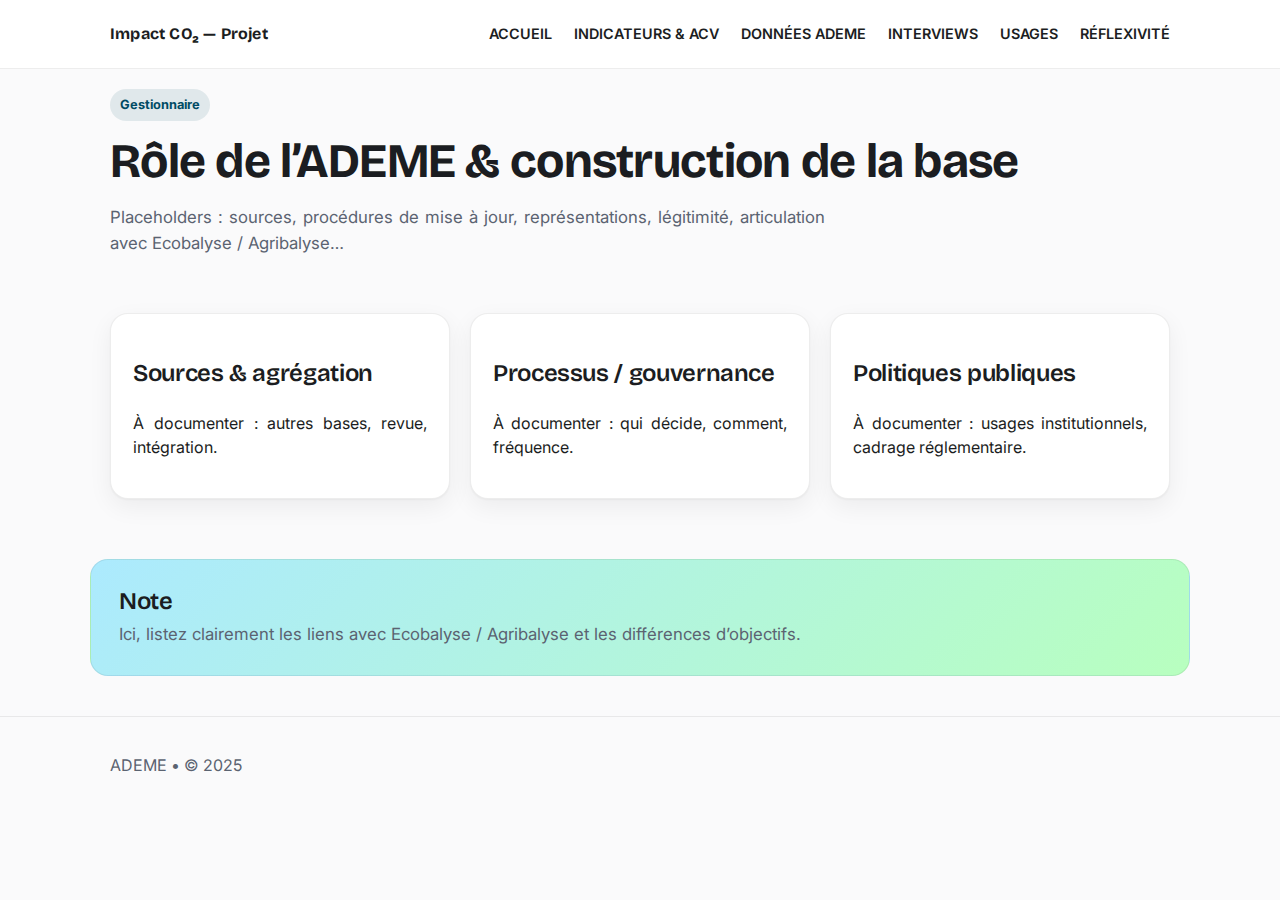
<file: ademe.html>
<!DOCTYPE html>
<html lang="fr">
<head>
  <meta charset="utf-8" />
  <meta name="viewport" content="width=device-width, initial-scale=1" />
  <title>Impact CO₂ — Données & Méthodo ADEME</title>
  <link rel="stylesheet" href="assets/styles.css" />
</head>
<body>
  <header class="site-header">
    <div class="container nav">
      <div class="brand">Impact CO₂ — Projet</div>
      <nav class="navlinks">
        <a href="index.html">Accueil</a>
        <a href="indicateurs.html">Indicateurs & ACV</a>
        <a href="ademe.html">Données ADEME</a>
        <a href="interviews.html">Interviews</a>
        <a href="usages.html">Usages</a>
        <a href="reflexivite.html">Réflexivité</a>
      </nav>
    </div>
  </header>

  <main>
    <section class="section">
      <div class="container">
        <span class="badge teal">Gestionnaire</span>
        <h1 class="h1" style="margin:14px 0 10px">Rôle de l’ADEME & construction de la base</h1>
        <p class="lead">Placeholders : sources, procédures de mise à jour, représentations, légitimité, articulation avec Ecobalyse / Agribalyse…</p>
      </div>
    </section>

    <section class="section">
      <div class="container grid cols-3">
        <div class="card">
          <h3 class="h3">Sources & agrégation</h3>
          <p>À documenter : autres bases, revue, intégration.</p>
        </div>
        <div class="card">
          <h3 class="h3">Processus / gouvernance</h3>
          <p>À documenter : qui décide, comment, fréquence.</p>
        </div>
        <div class="card">
          <h3 class="h3">Politiques publiques</h3>
          <p>À documenter : usages institutionnels, cadrage réglementaire.</p>
        </div>
      </div>
    </section>

    <section class="section compact">
      <div class="container callout">
        <h3 class="h3" style="margin:0 0 6px">Note</h3>
        <p class="lead" style="margin:0">Ici, listez clairement les liens avec Ecobalyse / Agribalyse et les différences d’objectifs.</p>
      </div>
    </section>
  </main>

  <footer class="site-footer">
    <div class="container">ADEME • © 2025</div>
  </footer>
</body>
</html>
</file>
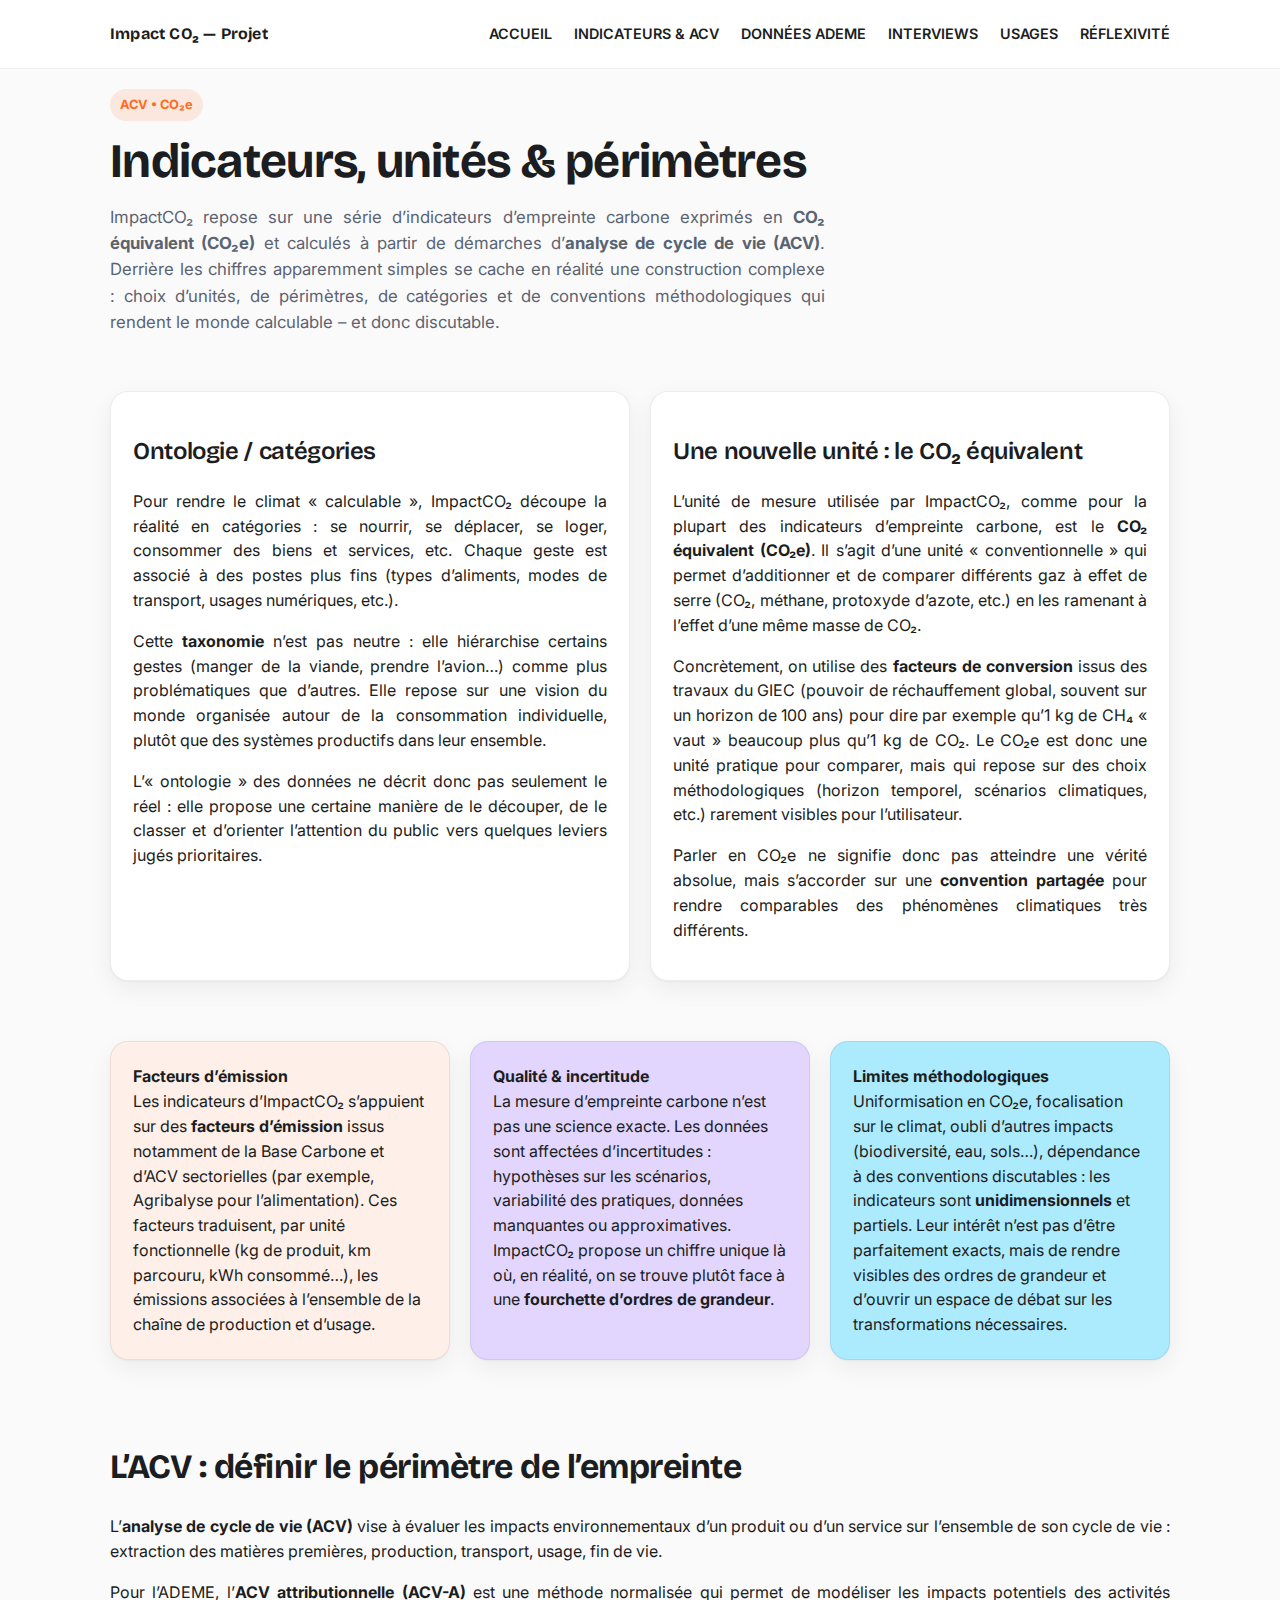
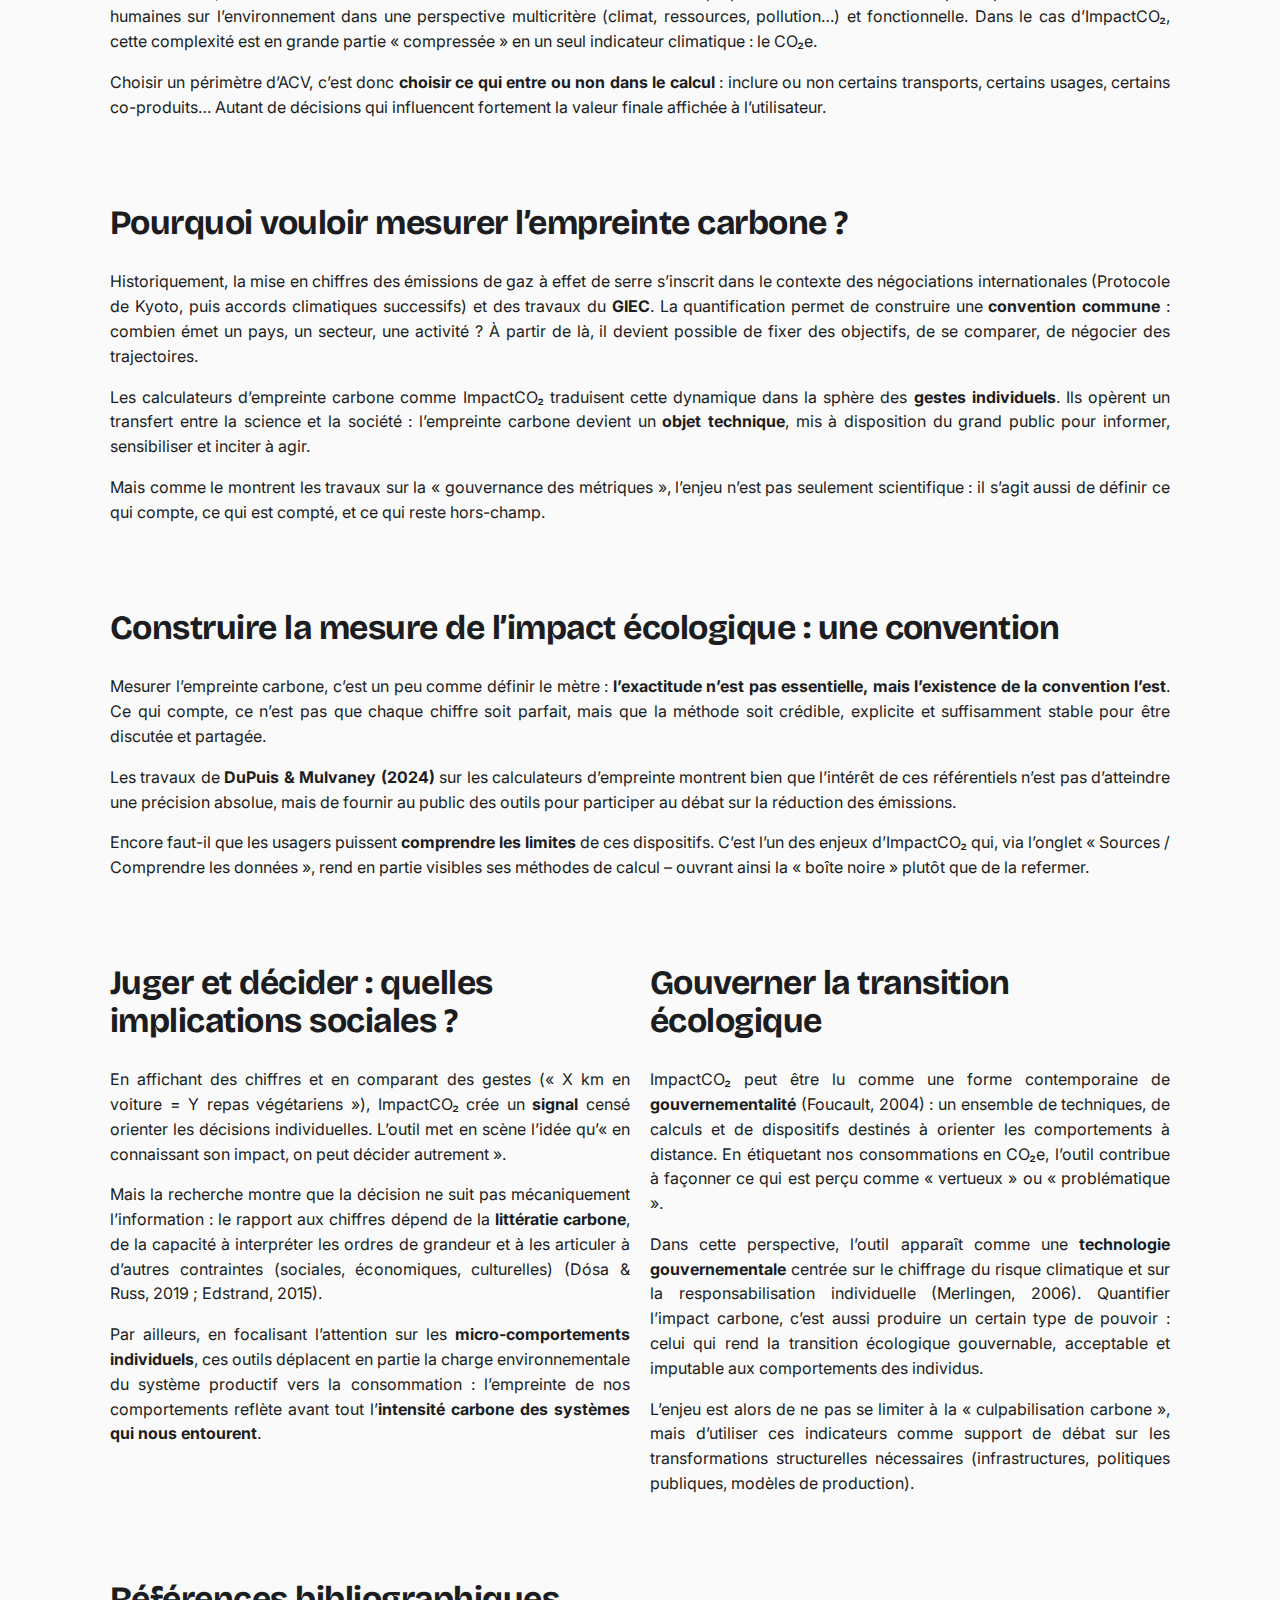
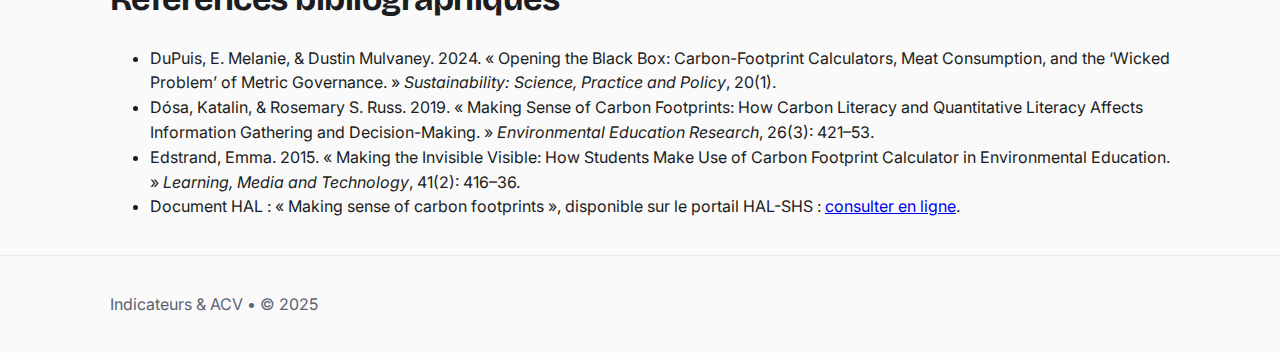
<file: indicateurs.html>
<!DOCTYPE html>
<html lang="fr">
<head>
  <meta charset="utf-8" />
  <meta name="viewport" content="width=device-width, initial-scale=1" />
  <title>Impact CO₂ — Indicateurs & ACV</title>
  <link rel="stylesheet" href="assets/styles.css" />
</head>
<body>
  <!-- Header commun -->
  <header class="site-header">
    <div class="container nav">
      <div class="brand">Impact CO₂ — Projet</div>
      <nav class="navlinks">
        <a href="index.html">Accueil</a>
        <a href="indicateurs.html">Indicateurs & ACV</a>
        <a href="ademe.html">Données ADEME</a>
        <a href="interviews.html">Interviews</a>
        <a href="usages.html">Usages</a>
        <a href="reflexivite.html">Réflexivité</a>
      </nav>
    </div>
  </header>

  <main>
    <!-- Intro -->
    <section class="section">
      <div class="container">
        <span class="badge orange">ACV • CO₂e</span>
        <h1 class="h1" style="margin:14px 0 10px">Indicateurs, unités & périmètres</h1>
        <p class="lead">
          ImpactCO₂ repose sur une série d’indicateurs d’empreinte carbone exprimés en <strong>CO₂ équivalent (CO₂e)</strong> et
          calculés à partir de démarches d’<strong>analyse de cycle de vie (ACV)</strong>. Derrière les chiffres apparemment simples
          se cache en réalité une construction complexe : choix d’unités, de périmètres, de catégories et de conventions méthodologiques
          qui rendent le monde calculable – et donc discutable.
        </p>
      </div>
    </section>

    <!-- 2 colonnes : ontologie & unité -->
    <section class="section">
      <div class="container grid cols-2">
        <div class="card">
          <h3 class="h3">Ontologie / catégories</h3>
          <p>
            Pour rendre le climat « calculable », ImpactCO₂ découpe la réalité en catégories : se nourrir, se déplacer, se loger,
            consommer des biens et services, etc. Chaque geste est associé à des postes plus fins (types d’aliments, modes de transport,
            usages numériques, etc.).
          </p>
          <p>
            Cette <strong>taxonomie</strong> n’est pas neutre : elle hiérarchise certains gestes (manger de la viande, prendre l’avion…)
            comme plus problématiques que d’autres. Elle repose sur une vision du monde organisée autour de la consommation individuelle,
            plutôt que des systèmes productifs dans leur ensemble.
          </p>
          <p>
            L’« ontologie » des données ne décrit donc pas seulement le réel : elle propose une certaine manière de le découper,
            de le classer et d’orienter l’attention du public vers quelques leviers jugés prioritaires.
          </p>
        </div>

        <div class="card">
          <h3 class="h3">Une nouvelle unité : le CO₂ équivalent</h3>
          <p>
            L’unité de mesure utilisée par ImpactCO₂, comme pour la plupart des indicateurs d’empreinte carbone, est le
            <strong>CO₂ équivalent (CO₂e)</strong>. Il s’agit d’une unité « conventionnelle » qui permet d’additionner et de comparer
            différents gaz à effet de serre (CO₂, méthane, protoxyde d’azote, etc.) en les ramenant à l’effet d’une même masse de CO₂.
          </p>
          <p>
            Concrètement, on utilise des <strong>facteurs de conversion</strong> issus des travaux du GIEC (pouvoir de réchauffement global,
            souvent sur un horizon de 100 ans) pour dire par exemple qu’1 kg de CH₄ « vaut » beaucoup plus qu’1 kg de CO₂.
            Le CO₂e est donc une unité pratique pour comparer, mais qui repose sur des choix méthodologiques (horizon temporel,
            scénarios climatiques, etc.) rarement visibles pour l’utilisateur.
          </p>
          <p>
            Parler en CO₂e ne signifie donc pas atteindre une vérité absolue, mais s’accorder sur une <strong>convention partagée</strong>
            pour rendre comparables des phénomènes climatiques très différents.
          </p>
        </div>
      </div>
    </section>

    <!-- Grille : facteurs d'émission, incertitude, limites -->
    <section class="section compact">
      <div class="container grid cols-3">
        <div class="card tint-cream">
          <strong>Facteurs d’émission</strong><br/>
          Les indicateurs d’ImpactCO₂ s’appuient sur des <strong>facteurs d’émission</strong> issus notamment de la Base Carbone et d’ACV sectorielles
          (par exemple, Agribalyse pour l’alimentation). Ces facteurs traduisent, par unité fonctionnelle (kg de produit, km parcouru, kWh consommé…),
          les émissions associées à l’ensemble de la chaîne de production et d’usage.
        </div>
        <div class="card tint-lilac">
          <strong>Qualité & incertitude</strong><br/>
          La mesure d’empreinte carbone n’est pas une science exacte. Les données sont affectées d’incertitudes : hypothèses sur les scénarios,
          variabilité des pratiques, données manquantes ou approximatives. ImpactCO₂ propose un chiffre unique là où, en réalité, on se trouve plutôt
          face à une <strong>fourchette d’ordres de grandeur</strong>.
        </div>
        <div class="card tint-blue">
          <strong>Limites méthodologiques</strong><br/>
          Uniformisation en CO₂e, focalisation sur le climat, oubli d’autres impacts (biodiversité, eau, sols…), dépendance à des conventions discutables :
          les indicateurs sont <strong>unidimensionnels</strong> et partiels. Leur intérêt n’est pas d’être parfaitement exacts, mais de rendre visibles des
          ordres de grandeur et d’ouvrir un espace de débat sur les transformations nécessaires.
        </div>
      </div>
    </section>

    <!-- ACV -->
    <section class="section">
      <div class="container">
        <h2 class="h2">L’ACV : définir le périmètre de l’empreinte</h2>
        <p>
          L’<strong>analyse de cycle de vie (ACV)</strong> vise à évaluer les impacts environnementaux d’un produit ou d’un service
          sur l’ensemble de son cycle de vie : extraction des matières premières, production, transport, usage, fin de vie.
        </p>
        <p>
          Pour l’ADEME, l’<strong>ACV attributionnelle (ACV-A)</strong> est une méthode normalisée qui permet de modéliser les impacts potentiels des activités humaines
          sur l’environnement dans une perspective multicritère (climat, ressources, pollution…) et fonctionnelle. Dans le cas d’ImpactCO₂,
          cette complexité est en grande partie « compressée » en un seul indicateur climatique : le CO₂e.
        </p>
        <p>
          Choisir un périmètre d’ACV, c’est donc <strong>choisir ce qui entre ou non dans le calcul</strong> : inclure ou non certains transports,
          certains usages, certains co-produits… Autant de décisions qui influencent fortement la valeur finale affichée à l’utilisateur.
        </p>
      </div>
    </section>

    <!-- Pourquoi mesurer l'empreinte carbone ? -->
    <section class="section">
      <div class="container">
        <h2 class="h2">Pourquoi vouloir mesurer l’empreinte carbone ?</h2>
        <p>
          Historiquement, la mise en chiffres des émissions de gaz à effet de serre s’inscrit dans le contexte des négociations internationales
          (Protocole de Kyoto, puis accords climatiques successifs) et des travaux du <strong>GIEC</strong>. La quantification permet de construire
          une <strong>convention commune</strong> : combien émet un pays, un secteur, une activité ? À partir de là, il devient possible de fixer des objectifs,
          de se comparer, de négocier des trajectoires.
        </p>
        <p>
          Les calculateurs d’empreinte carbone comme ImpactCO₂ traduisent cette dynamique dans la sphère des <strong>gestes individuels</strong>.
          Ils opèrent un transfert entre la science et la société : l’empreinte carbone devient un <strong>objet technique</strong>, mis à disposition
          du grand public pour informer, sensibiliser et inciter à agir.
        </p>
        <p>
          Mais comme le montrent les travaux sur la « gouvernance des métriques », l’enjeu n’est pas seulement scientifique : il s’agit aussi de définir
          ce qui compte, ce qui est compté, et ce qui reste hors-champ.
        </p>
      </div>
    </section>

    <!-- Construire la mesure : une convention plus qu'une vérité -->
    <section class="section">
      <div class="container">
        <h2 class="h2">Construire la mesure de l’impact écologique : une convention</h2>
        <p>
          Mesurer l’empreinte carbone, c’est un peu comme définir le mètre : <strong>l’exactitude n’est pas essentielle, mais l’existence de la convention l’est</strong>.
          Ce qui compte, ce n’est pas que chaque chiffre soit parfait, mais que la méthode soit crédible, explicite et suffisamment stable pour être discutée
          et partagée.
        </p>
        <p>
          Les travaux de <strong>DuPuis &amp; Mulvaney (2024)</strong> sur les calculateurs d’empreinte montrent bien que l’intérêt de ces référentiels
          n’est pas d’atteindre une précision absolue, mais de fournir au public des outils pour participer au débat sur la réduction des émissions.
        </p>
        <p>
          Encore faut-il que les usagers puissent <strong>comprendre les limites</strong> de ces dispositifs. C’est l’un des enjeux d’ImpactCO₂ qui,
          via l’onglet « Sources / Comprendre les données », rend en partie visibles ses méthodes de calcul – ouvrant ainsi la « boîte noire »
          plutôt que de la refermer.
        </p>
      </div>
    </section>

    <!-- Juger, décider, gouverner -->
    <section class="section">
      <div class="container grid cols-2">
        <div>
          <h2 class="h2">Juger et décider : quelles implications sociales ?</h2>
          <p>
            En affichant des chiffres et en comparant des gestes (« X km en voiture = Y repas végétariens »), ImpactCO₂ crée un <strong>signal</strong>
            censé orienter les décisions individuelles. L’outil met en scène l’idée qu’« en connaissant son impact, on peut décider autrement ».
          </p>
          <p>
            Mais la recherche montre que la décision ne suit pas mécaniquement l’information : le rapport aux chiffres dépend de la
            <strong>littératie carbone</strong>, de la capacité à interpréter les ordres de grandeur et à les articuler à d’autres contraintes
            (sociales, économiques, culturelles) (Dósa &amp; Russ, 2019 ; Edstrand, 2015).
          </p>
          <p>
            Par ailleurs, en focalisant l’attention sur les <strong>micro-comportements individuels</strong>, ces outils déplacent en partie la charge
            environnementale du système productif vers la consommation : l’empreinte de nos comportements reflète avant tout
            l’<strong>intensité carbone des systèmes qui nous entourent</strong>.
          </p>
        </div>
        <div>
          <h2 class="h2">Gouverner la transition écologique</h2>
          <p>
            ImpactCO₂ peut être lu comme une forme contemporaine de <strong>gouvernementalité</strong> (Foucault, 2004) : un ensemble de techniques,
            de calculs et de dispositifs destinés à orienter les comportements à distance. En étiquetant nos consommations en CO₂e, l’outil contribue
            à façonner ce qui est perçu comme « vertueux » ou « problématique ».
          </p>
          <p>
            Dans cette perspective, l’outil apparaît comme une <strong>technologie gouvernementale</strong> centrée sur le chiffrage du risque climatique
            et sur la responsabilisation individuelle (Merlingen, 2006). Quantifier l’impact carbone, c’est aussi produire un certain type de pouvoir :
            celui qui rend la transition écologique gouvernable, acceptable et imputable aux comportements des individus.
          </p>
          <p>
            L’enjeu est alors de ne pas se limiter à la « culpabilisation carbone », mais d’utiliser ces indicateurs comme support de débat sur
            les transformations structurelles nécessaires (infrastructures, politiques publiques, modèles de production).
          </p>
        </div>
      </div>
    </section>

    <!-- Références -->
    <section class="section">
      <div class="container">
        <h2 class="h2">Références bibliographiques</h2>
        <ul>
          <li>
            DuPuis, E. Melanie, &amp; Dustin Mulvaney. 2024.
            « Opening the Black Box: Carbon-Footprint Calculators, Meat Consumption, and the ‘Wicked Problem’ of Metric Governance. »
            <em>Sustainability: Science, Practice and Policy</em>, 20(1).
          </li>
          <li>
            Dósa, Katalin, &amp; Rosemary S. Russ. 2019.
            « Making Sense of Carbon Footprints: How Carbon Literacy and Quantitative Literacy Affects Information Gathering and Decision-Making. »
            <em>Environmental Education Research</em>, 26(3): 421–53.
          </li>
          <li>
            Edstrand, Emma. 2015.
            « Making the Invisible Visible: How Students Make Use of Carbon Footprint Calculator in Environmental Education. »
            <em>Learning, Media and Technology</em>, 41(2): 416–36.
          </li>
          <li>
            Document HAL : « Making sense of carbon footprints », disponible sur le portail HAL-SHS :
            <a href="https://shs.hal.science/halshs-02444474/document" target="_blank">consulter en ligne</a>.
          </li>
        </ul>
      </div>
    </section>
  </main>

  <footer class="site-footer">
    <div class="container">Indicateurs &amp; ACV • © 2025</div>
  </footer>
</body>
</html>
</file>
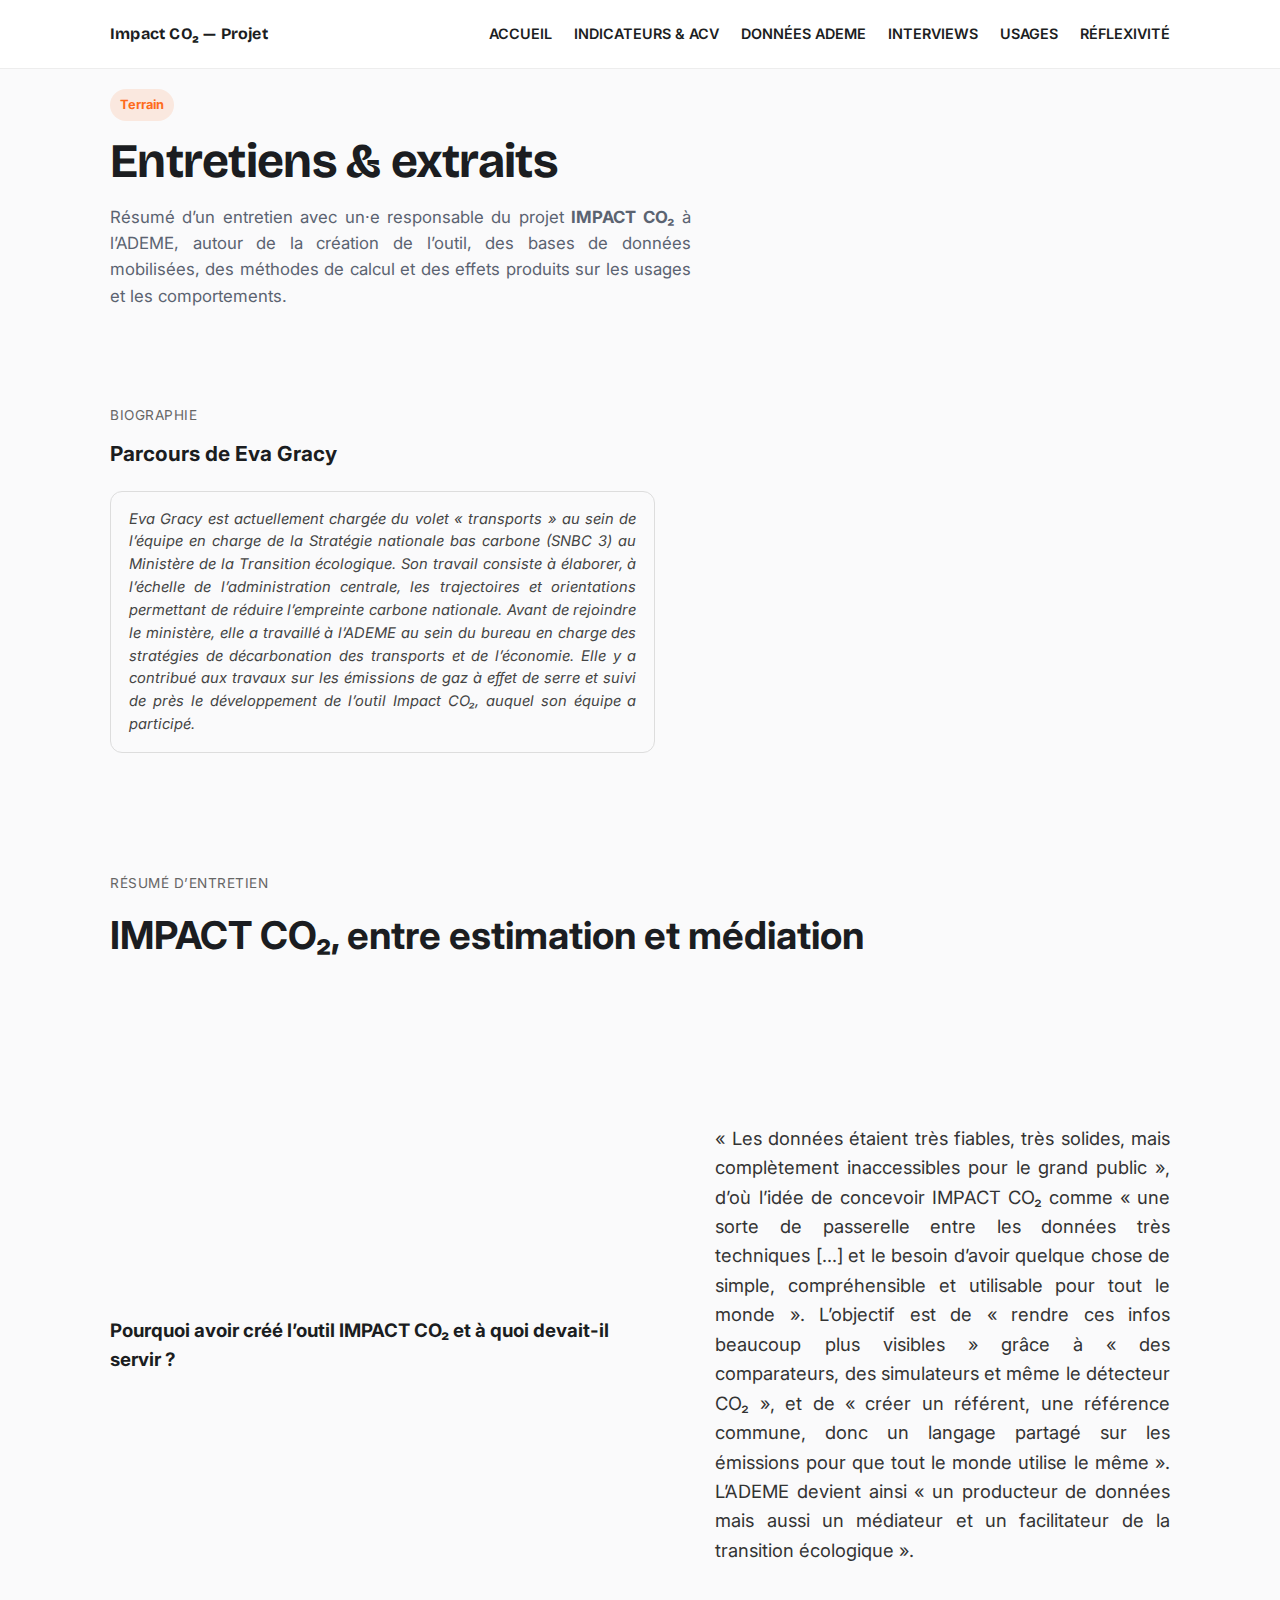
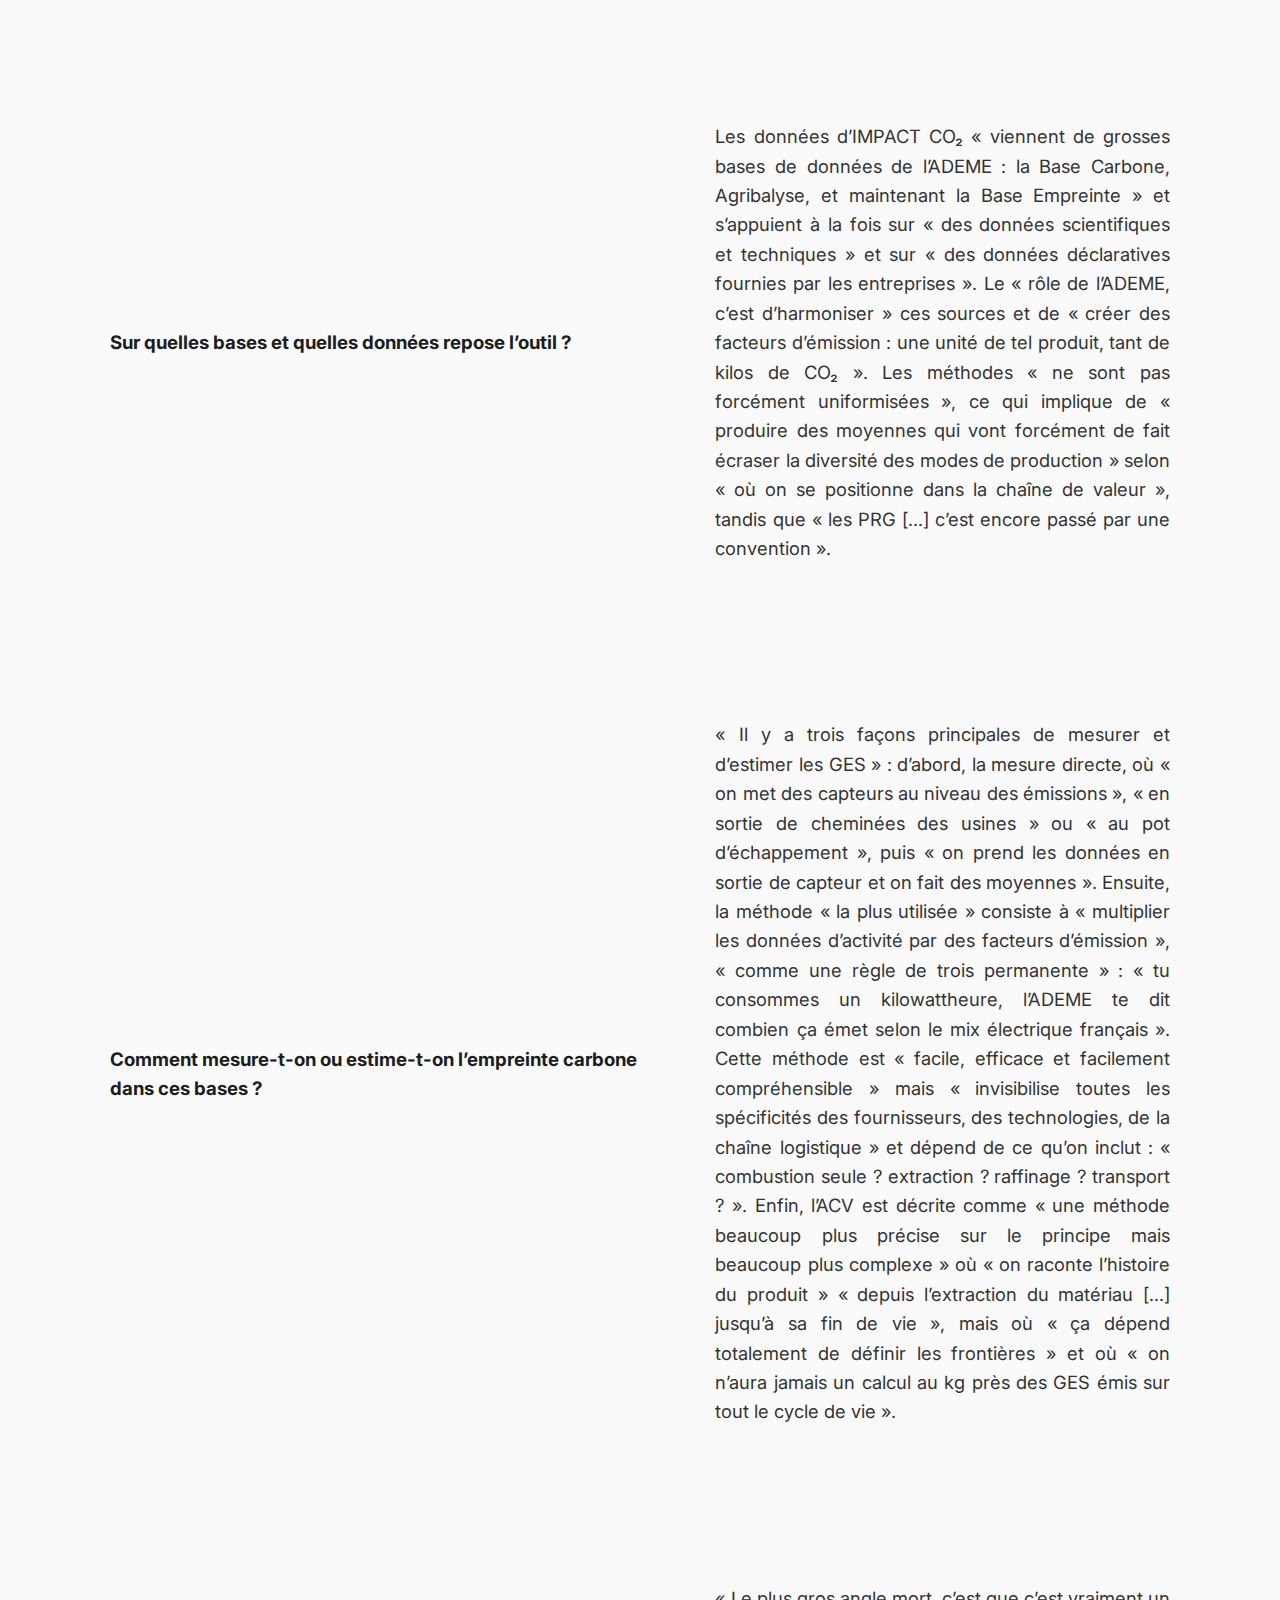
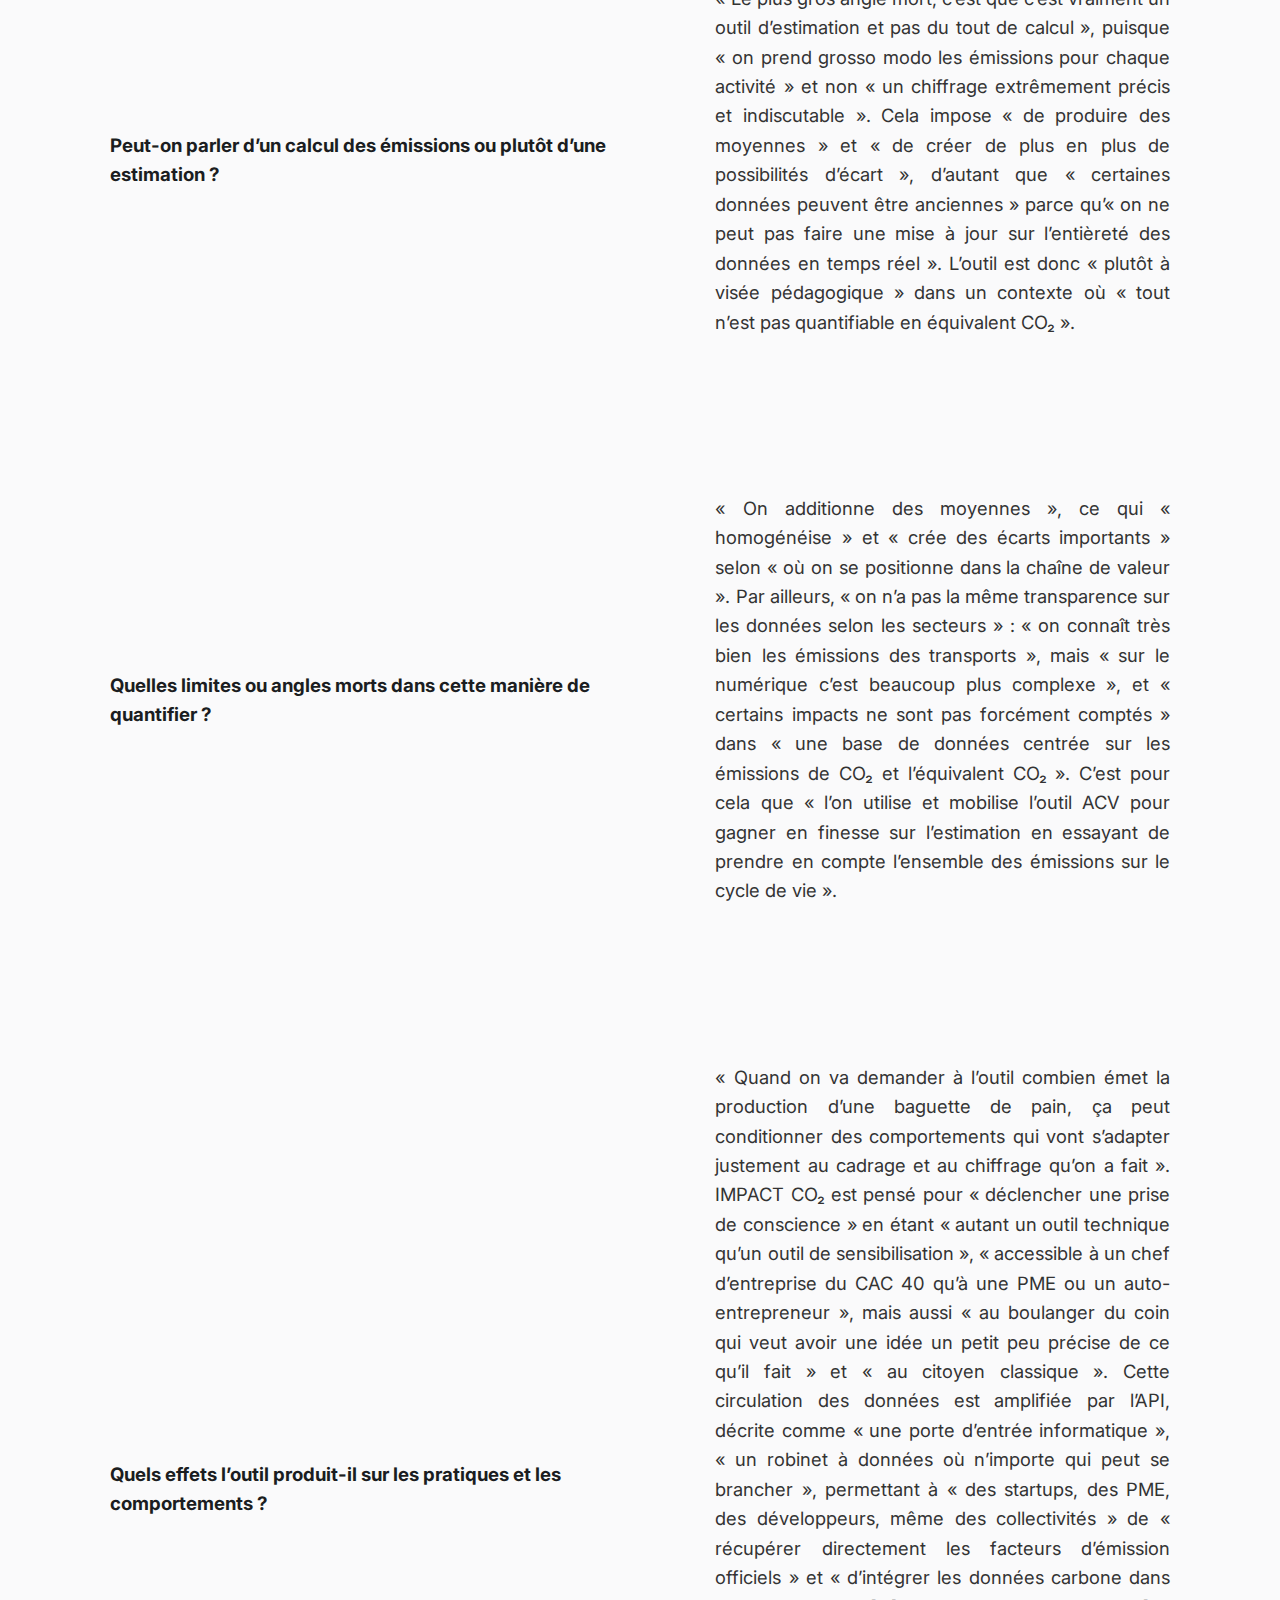
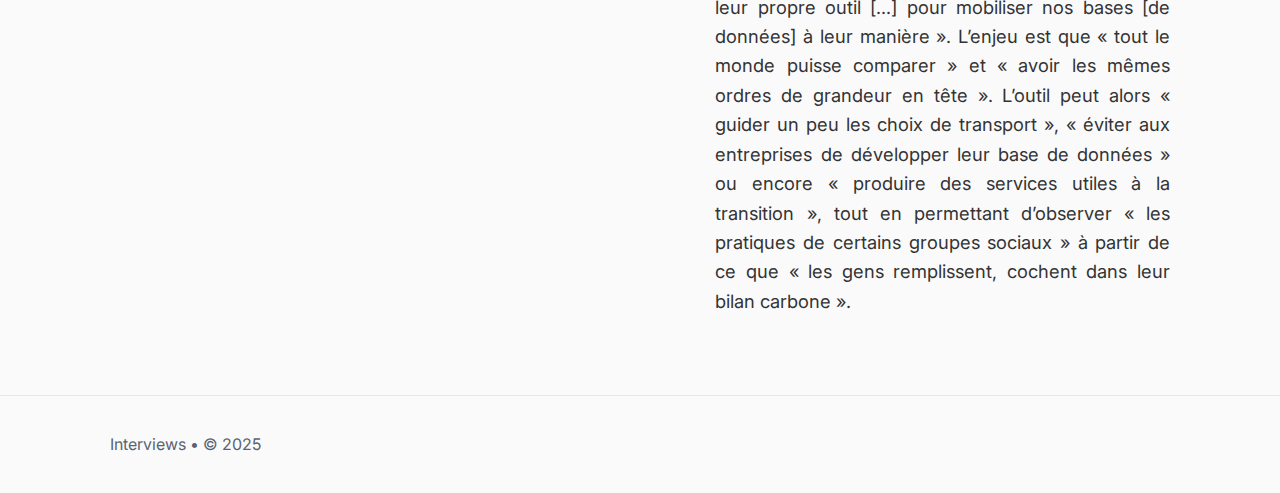
<file: interviews.html>
<!DOCTYPE html>
<html lang="fr">
<head>
  <meta charset="utf-8" />
  <meta name="viewport" content="width=device-width, initial-scale=1" />
  <title>Impact CO₂ — Interviews</title>
  <link rel="stylesheet" href="assets/styles.css" />
</head>
<body>
  <!-- Header commun -->
  <header class="site-header">
    <div class="container nav">
      <div class="brand">Impact CO₂ — Projet</div>
      <nav class="navlinks">
        <a href="index.html">Accueil</a>
        <a href="indicateurs.html">Indicateurs & ACV</a>
        <a href="ademe.html">Données ADEME</a>
        <a href="interviews.html">Interviews</a>
        <a href="usages.html">Usages</a>
        <a href="reflexivite.html">Réflexivité</a>
      </nav>
    </div>
  </header>

  <main>
    <!-- Intro en hero -->
    <section class="section">
      <div class="container hero">
        <div>
          <span class="badge orange">Terrain</span>
          <h1 class="h1" style="margin:14px 0 10px">Entretiens & extraits</h1>
          <p class="lead">
            Résumé d’un entretien avec un·e responsable du projet 
            <strong>IMPACT CO₂</strong> à l’ADEME, autour de la création de l’outil,
            des bases de données mobilisées, des méthodes de calcul et des effets
            produits sur les usages et les comportements.
          </p>
        </div>
      </div>
    </section>

<!-- Bloc biographie + photo -->
<section class="info-section">
  <div class="container two-cols">

    <!-- TEXTE BIO -->
    <div class="text-col">
      <span class="section-label">Biographie</span>
      <h2 class="section-title" style="font-size:1.3rem;">Parcours de Eva Gracy</h2>

      <div style="
        border:1px solid #ddd;
        border-radius:12px;
        padding:16px 18px;
        font-size:0.92rem;
        line-height:1.55;
        color:#444;
      ">
        <p style="margin:0;">
          <em>
             Eva Gracy est actuellement chargée du volet « transports » au sein de l’équipe en charge de la Stratégie nationale bas carbone (SNBC 3) au Ministère de la Transition écologique. Son travail consiste à élaborer, à l’échelle de l’administration centrale, les trajectoires et orientations permettant de réduire l’empreinte carbone nationale. Avant de rejoindre le ministère, elle a travaillé à l’ADEME au sein du bureau en charge des stratégies de décarbonation des transports et de l’économie. Elle y a contribué aux travaux sur les émissions de gaz à effet de serre et suivi de près le développement de l’outil Impact CO₂, auquel son équipe a participé.
          </em>
        </p>
      </div>
    </div>


  </div>
</section>
    <!-- En-tête résumé d’entretien -->
    <section class="info-section">
      <div class="container">
        <span class="section-label">Résumé d’entretien</span>
        <h2 class="section-title">IMPACT CO₂, entre estimation et médiation</h2>
      </div>
    </section>

    <!-- Q1 -->
    <section class="info-section">
      <div class="container two-cols">
        <div class="text-col">
          <h3 class="section-subtitle">
            Pourquoi avoir créé l’outil IMPACT CO₂ et à quoi devait-il servir ?
          </h3>
        </div>
        <div class="image-col">
          <p class="section-text">
            « Les données étaient très fiables, très solides, mais complètement inaccessibles
            pour le grand public », d’où l’idée de concevoir IMPACT CO₂ comme « une sorte de
            passerelle entre les données très techniques […] et le besoin d’avoir quelque chose
            de simple, compréhensible et utilisable pour tout le monde ». L’objectif est de
            « rendre ces infos beaucoup plus visibles » grâce à « des comparateurs, des simulateurs
            et même le détecteur CO₂ », et de « créer un référent, une référence commune, donc un
            langage partagé sur les émissions pour que tout le monde utilise le même ». L’ADEME
            devient ainsi « un producteur de données mais aussi un médiateur et un facilitateur
            de la transition écologique ».
          </p>
        </div>
      </div>
    </section>

    <!-- Q2 -->
    <section class="info-section">
      <div class="container two-cols">
        <div class="text-col">
          <h3 class="section-subtitle">
            Sur quelles bases et quelles données repose l’outil ?
          </h3>
        </div>
        <div class="image-col">
          <p class="section-text">
            Les données d’IMPACT CO₂ « viennent de grosses bases de données de l’ADEME :
            la Base Carbone, Agribalyse, et maintenant la Base Empreinte » et s’appuient à la fois
            sur « des données scientifiques et techniques » et sur « des données déclaratives
            fournies par les entreprises ». Le « rôle de l’ADEME, c’est d’harmoniser » ces sources
            et de « créer des facteurs d’émission : une unité de tel produit, tant de kilos de CO₂ ».
            Les méthodes « ne sont pas forcément uniformisées », ce qui implique de « produire des
            moyennes qui vont forcément de fait écraser la diversité des modes de production »
            selon « où on se positionne dans la chaîne de valeur », tandis que « les PRG […]
            c’est encore passé par une convention ».
          </p>
        </div>
      </div>
    </section>

    <!-- Q3 -->
    <section class="info-section">
      <div class="container two-cols">
        <div class="text-col">
          <h3 class="section-subtitle">
            Comment mesure-t-on ou estime-t-on l’empreinte carbone dans ces bases ?
          </h3>
        </div>
        <div class="image-col">
          <p class="section-text">
            « Il y a trois façons principales de mesurer et d’estimer les GES » :
            d’abord, la mesure directe, où « on met des capteurs au niveau des émissions »,
            « en sortie de cheminées des usines » ou « au pot d’échappement », puis
            « on prend les données en sortie de capteur et on fait des moyennes ». Ensuite,
            la méthode « la plus utilisée » consiste à « multiplier les données d’activité par
            des facteurs d’émission », « comme une règle de trois permanente » : « tu consommes
            un kilowattheure, l’ADEME te dit combien ça émet selon le mix électrique français ».
            Cette méthode est « facile, efficace et facilement compréhensible » mais
            « invisibilise toutes les spécificités des fournisseurs, des technologies,
            de la chaîne logistique » et dépend de ce qu’on inclut : « combustion seule ?
            extraction ? raffinage ? transport ? ». Enfin, l’ACV est décrite comme
            « une méthode beaucoup plus précise sur le principe mais beaucoup plus complexe »
            où « on raconte l’histoire du produit » « depuis l’extraction du matériau […]
            jusqu’à sa fin de vie », mais où « ça dépend totalement de définir les frontières »
            et où « on n’aura jamais un calcul au kg près des GES émis sur tout le cycle de vie ».
          </p>
        </div>
      </div>
    </section>

    <!-- Q4 -->
    <section class="info-section">
      <div class="container two-cols">
        <div class="text-col">
          <h3 class="section-subtitle">
            Peut-on parler d’un calcul des émissions ou plutôt d’une estimation ?
          </h3>
        </div>
        <div class="image-col">
          <p class="section-text">
            « Le plus gros angle mort, c’est que c’est vraiment un outil d’estimation
            et pas du tout de calcul », puisque « on prend grosso modo les émissions pour
            chaque activité » et non « un chiffrage extrêmement précis et indiscutable ».
            Cela impose « de produire des moyennes » et « de créer de plus en plus de
            possibilités d’écart », d’autant que « certaines données peuvent être anciennes »
            parce qu’« on ne peut pas faire une mise à jour sur l’entièreté des données
            en temps réel ». L’outil est donc « plutôt à visée pédagogique » dans un contexte
            où « tout n’est pas quantifiable en équivalent CO₂ ».
          </p>
        </div>
      </div>
    </section>

    <!-- Q5 -->
    <section class="info-section">
      <div class="container two-cols">
        <div class="text-col">
          <h3 class="section-subtitle">
            Quelles limites ou angles morts dans cette manière de quantifier ?
          </h3>
        </div>
        <div class="image-col">
          <p class="section-text">
            « On additionne des moyennes », ce qui « homogénéise » et « crée des écarts
            importants » selon « où on se positionne dans la chaîne de valeur ». Par ailleurs,
            « on n’a pas la même transparence sur les données selon les secteurs » :
            « on connaît très bien les émissions des transports », mais « sur le numérique
            c’est beaucoup plus complexe », et « certains impacts ne sont pas forcément comptés »
            dans « une base de données centrée sur les émissions de CO₂ et l’équivalent CO₂ ».
            C’est pour cela que « l’on utilise et mobilise l’outil ACV pour gagner en finesse
            sur l’estimation en essayant de prendre en compte l’ensemble des émissions sur le
            cycle de vie ».
          </p>
        </div>
      </div>
    </section>

    <!-- Q6 -->
    <section class="info-section">
      <div class="container two-cols">
        <div class="text-col">
          <h3 class="section-subtitle">
            Quels effets l’outil produit-il sur les pratiques et les comportements ?
          </h3>
        </div>
        <div class="image-col">
          <p class="section-text">
            « Quand on va demander à l’outil combien émet la production d’une baguette de pain,
            ça peut conditionner des comportements qui vont s’adapter justement au cadrage
            et au chiffrage qu’on a fait ». IMPACT CO₂ est pensé pour « déclencher une prise
            de conscience » en étant « autant un outil technique qu’un outil de sensibilisation »,
            « accessible à un chef d’entreprise du CAC 40 qu’à une PME ou un auto-entrepreneur »,
            mais aussi « au boulanger du coin qui veut avoir une idée un petit peu précise de ce
            qu’il fait » et « au citoyen classique ».
            Cette circulation des données est amplifiée par l’API, décrite comme « une porte
            d’entrée informatique », « un robinet à données où n’importe qui peut se brancher »,
            permettant à « des startups, des PME, des développeurs, même des collectivités »
            de « récupérer directement les facteurs d’émission officiels » et « d’intégrer les données
            carbone dans leur propre outil […] pour mobiliser nos bases [de données] à leur manière ».
            L’enjeu est que « tout le monde puisse comparer » et « avoir les mêmes ordres de grandeur
            en tête ». L’outil peut alors « guider un peu les choix de transport », « éviter aux
            entreprises de développer leur base de données » ou encore « produire des services utiles
            à la transition », tout en permettant d’observer « les pratiques de certains groupes
            sociaux » à partir de ce que « les gens remplissent, cochent dans leur bilan carbone ».
          </p>
        </div>
      </div>
    </section>

  </main>

  <footer class="site-footer">
    <div class="container">Interviews • © 2025</div>
  </footer>
</body>
</html>
</file>
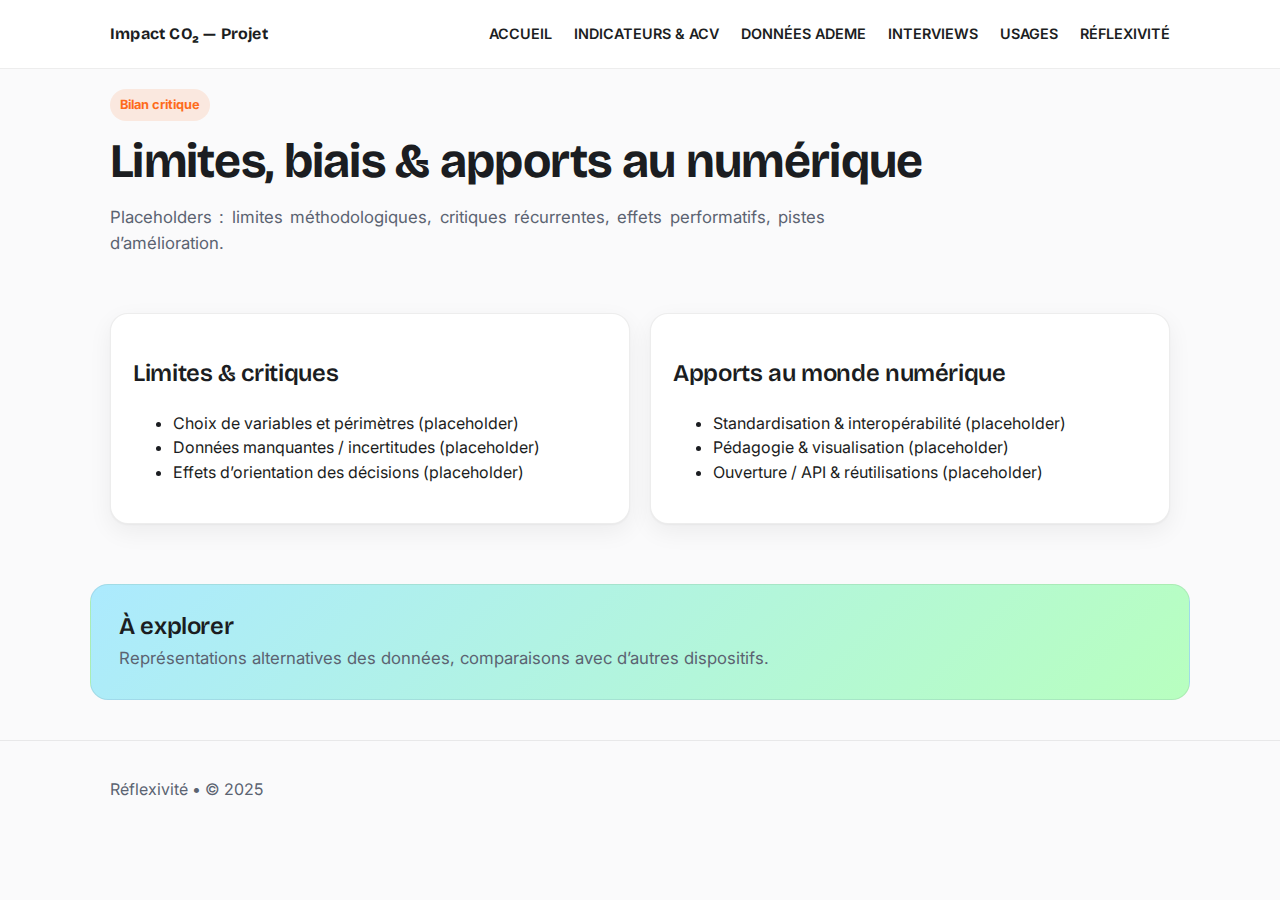
<file: reflexivite.html>
<!DOCTYPE html>
<html lang="fr">
<head>
  <meta charset="utf-8" />
  <meta name="viewport" content="width=device-width, initial-scale=1" />
  <title>Impact CO₂ — Réflexivité</title>
  <link rel="stylesheet" href="assets/styles.css" />
</head>
<body>
  <header class="site-header">
    <div class="container nav">
      <div class="brand">Impact CO₂ — Projet</div>
      <nav class="navlinks">
        <a href="index.html">Accueil</a>
        <a href="indicateurs.html">Indicateurs & ACV</a>
        <a href="ademe.html">Données ADEME</a>
        <a href="interviews.html">Interviews</a>
        <a href="usages.html">Usages</a>
        <a href="reflexivite.html">Réflexivité</a>
      </nav>
    </div>
  </header>

  <main>
    <section class="section">
      <div class="container">
        <span class="badge orange">Bilan critique</span>
        <h1 class="h1" style="margin:14px 0 10px">Limites, biais & apports au numérique</h1>
        <p class="lead">Placeholders : limites méthodologiques, critiques récurrentes, effets performatifs, pistes d’amélioration.</p>
      </div>
    </section>

    <section class="section">
      <div class="container grid cols-2">
        <div class="card">
          <h3 class="h3">Limites & critiques</h3>
          <ul>
            <li>Choix de variables et périmètres (placeholder)</li>
            <li>Données manquantes / incertitudes (placeholder)</li>
            <li>Effets d’orientation des décisions (placeholder)</li>
          </ul>
        </div>
        <div class="card">
          <h3 class="h3">Apports au monde numérique</h3>
          <ul>
            <li>Standardisation & interopérabilité (placeholder)</li>
            <li>Pédagogie & visualisation (placeholder)</li>
            <li>Ouverture / API & réutilisations (placeholder)</li>
          </ul>
        </div>
      </div>
    </section>

    <section class="section compact">
      <div class="container callout">
        <h3 class="h3" style="margin:0 0 6px">À explorer</h3>
        <p class="lead" style="margin:0">Représentations alternatives des données, comparaisons avec d’autres dispositifs.</p>
      </div>
    </section>
  </main>

  <footer class="site-footer">
    <div class="container">Réflexivité • © 2025</div>
  </footer>
</body>
</html>
</file>
<file: assets/styles.css>
/* Fonts */
@import url("https://fonts.googleapis.com/css2?family=Inter:wght@300;400;500;600;700&family=Bricolage+Grotesque:wght@300;400;600;700&display=swap");

/* Palette (depuis ton nuancier) */
:root{
  --mint:#B8FFBF;
  --teal-900:#134F50;
  --teal-800:#004B64;
  --blue-200:#ACEAFE;
  --lilac-100:#E2D6FF;
  --violet-300:#A78DFF;
  --violet-800:#52198A;
  --cream:#FEEFE8;
  --white:#FFFFFF;
  --orange:#FE6B1B;

  --bg:#FAFAFB;
  --text:#1B1D21;
  --muted:#5B6371;
  --card:#FFFFFF;
  --border:rgba(23,23,23,.08);

  --radius-xl:18px;
  --radius-lg:14px;
  --shadow-sm:0 1px 2px rgba(0,0,0,.04), 0 8px 24px rgba(0,0,0,.06);
}

*{box-sizing:border-box}
html,body{height:100%}
body{
  margin:0; background:var(--bg); color:var(--text);
  font-family: Inter, system-ui, -apple-system, Segoe UI, Roboto, Arial, sans-serif;
  line-height:1.55;
}

/* Layout */
.container{max-width:1100px; margin:0 auto; padding:0 20px}
.section{padding:20px 0}
.section.compact{padding:40px 0}
.grid{display:grid; gap:20px}
.grid.cols-2{grid-template-columns:repeat(2,minmax(0,1fr))}
.grid.cols-3{grid-template-columns:repeat(3,minmax(0,1fr))}
@media (max-width:900px){ .grid.cols-2,.grid.cols-3{grid-template-columns:1fr} }

/* Typography */
.h1,.h2,.h3{
  font-family:"Bricolage Grotesque", Inter, sans-serif; letter-spacing:-0.015em; line-height:1.1;
}
.h1{font-size: clamp(32px, 4.6vw, 48px); font-weight:700}
.h2{font-size: clamp(26px, 3.6vw, 34px); font-weight:700}
.h3{font-size: clamp(20px, 2.6vw, 24px); font-weight:600}
.lead{color:var(--muted); font-size:1.05rem; max-width:65ch}

/* Header simple */
.site-header{position:sticky; top:0; z-index:50; background:var(--white); border-bottom:1px solid var(--border)}
.nav{height:68px; display:flex; align-items:center; justify-content:space-between}
.brand{font-family:"Bricolage Grotesque"; font-weight:700; letter-spacing:.2px}
.navlinks{display:flex; gap:22px}
.navlinks a{color:var(--text); text-decoration:none; font-weight:600; text-transform:uppercase; font-size:.9rem}
.navlinks a:hover{color:var(--teal-800); text-decoration:underline; text-underline-offset:4px}

/* Blocks */
.card{
  background:var(--card); border:1px solid var(--border);
  border-radius:var(--radius-xl); box-shadow:var(--shadow-sm); padding:22px;
}
.card.tint-mint{background:var(--mint)}
.card.tint-blue{background:var(--blue-200)}
.card.tint-lilac{background:var(--lilac-100)}
.card.tint-violet{background:var(--violet-300); color:#231942}
.card.tint-cream{background:var(--cream)}
.kpi{font-size:2rem; font-weight:800}
.kpi-sub{color:var(--muted); font-weight:500; margin-top:4px}

/* Tag / badge */
.badge{display:inline-flex; align-items:center; gap:8px; font-weight:700; font-size:.8rem; padding:6px 10px; border-radius:999px}
.badge.teal{background:rgba(0,75,100,.1); color:var(--teal-800)}
.badge.orange{background:rgba(254,107,27,.12); color:var(--orange)}

/* Hero */
.hero{display:grid; grid-template-columns:1.2fr 1fr; gap:28px; align-items:center}
.hero .visual{min-height:220px; border-radius:var(--radius-xl); border:1px dashed var(--border); background:#fff}
@media (max-width:900px){ .hero{grid-template-columns:1fr} }

/* Feature row */
.feature{display:flex; gap:14px; align-items:flex-start}
.feature .icon{width:36px; height:36px; border-radius:10px; background:var(--teal-900); opacity:.9}

/* Callout */
.callout{
  border-radius:var(--radius-xl);
  background: linear-gradient(135deg, var(--blue-200), var(--mint));
  padding:28px; border:1px solid var(--border);
}

/* Footer */
.site-footer{padding:36px 0; color:var(--muted); border-top:1px solid var(--border)}

/* Logo placement */
.visual {
  display: flex;
  align-items: center;
  justify-content: center;
  background: #fff;
  border-radius: var(--radius-xl);
  border: 1px solid var(--border);
  box-shadow: var(--shadow-sm);
  padding: 0px;
}

.hero {
  display: grid;
  grid-template-columns: 1.3fr 1fr;
  align-items: center;
  gap: 32px;
}

@media (max-width: 900px) {
  .hero {
    grid-template-columns: 1fr;
  }
}

.visual {
  display: flex;
  align-items: center;
  justify-content: center;
  background: #fff;
  border-radius: var(--radius-xl);
  border: 1px solid var(--border);
  box-shadow: var(--shadow-sm);
  padding: 40px;
  min-height: 240px;
}

.logo-impact {
  width: 100%;
  max-width: 320px;
  height: auto;
  object-fit: contain;
}

/* --- Bloc d’introduction (logo à droite du titre et 1er paragraphe) --- */
.intro-grid {
  display: grid;
  grid-template-columns: 1.6fr 0.8fr;  /* texte plus large que le logo */
  align-items: center;
  gap: 32px;
  margin-bottom: 32px;
}

@media (max-width: 900px) {
  .intro-grid {
    grid-template-columns: 1fr;
  }
  .intro-logo {
    justify-content: center;
    display: flex;
    margin-top: 12px;
  }
}

/* Logo */
.intro-logo {
  display: flex;
  align-items: center;
  justify-content: center;
}

.logo-impact {
  width: 100%;
  max-width: 300px;
  height: auto;
  object-fit: contain;
}

/* Justification du texte */
.lead, p {
  text-align: justify;
}



/* ======= Spécifiques à la page Usages ======= */
    .justify { text-align: justify; }

    /* Grille d’audiences */
    .audiences .card { min-height: 160px; }

    /* Callout social (Élise) */
    .social-block {
      display: grid; gap: 20px; grid-template-columns: 1.2fr 1fr;
      align-items: center;
      background: #EFE9FF;
      border: 1px solid var(--border); border-radius: var(--radius-xl);
      padding: 28px;
    }
    .social-visual {
      background:#fff; border:1px dashed var(--border); border-radius: var(--radius-lg);
      min-height: 180px; display:flex; align-items:center; justify-content:center; padding: 20px;
    }
    .social-visual img { max-width: 90%; height:auto; object-fit: contain; }
    @media (max-width: 900px) {
      .social-block { grid-template-columns: 1fr; }
    }

    /* Carousel logos — ligne défilante */
    .carousel-wrap {
      position: relative;
    }
    .carousel {
      display: grid;
      grid-auto-flow: column;
      grid-auto-columns: clamp(240px, 30vw, 320px);
      gap: 16px;
      overflow-x: auto;
      padding: 12px 6px;
      scroll-snap-type: x mandatory;
      -webkit-overflow-scrolling: touch;
    }
    .carousel:focus { outline: none; }
    .carousel::-webkit-scrollbar { height: 10px; }
    .carousel::-webkit-scrollbar-thumb { background: rgba(0,0,0,0.15); border-radius: 999px; }
    .carousel-card {
      scroll-snap-align: start;
      background: var(--card);
      border:1px solid var(--border);
      border-radius: var(--radius-lg);
      box-shadow: var(--shadow-sm);
      padding: 16px;
      display:flex; flex-direction: column; gap: 12px;
      min-height: 160px;
    }
    .company-logo {
      width: 100%; height: 100px; object-fit: contain; object-position: center;
      filter: contrast(1.1) saturate(1.05);
    }
    .company-name { font-weight: 700; }
    .carousel-ctrl {
      position: absolute; top: -48px; right: 0; display:flex; gap: 8px;
    }
    .btn {
      background:#fff; border:1px solid var(--border); border-radius: 12px;
      padding: 8px 12px; font-weight: 700; cursor: pointer;
      box-shadow: var(--shadow-sm);
    }
    .btn:hover { background: #f8f8f8; }
    @media (max-width: 600px) {
      .carousel-ctrl { top: -42px; }
    }


/* Slider Ecobalyse / Agribalyse */
.eco-slider {
  display: flex;
  flex-direction: column;
  gap: 16px;
}

.eco-slider-track {
  position: relative;
  overflow: hidden;
}

.eco-slide {
  display: none;
  align-items: center;
  gap: 32px;  /* +++ PLUS DE PADDING ENTRE TEXTE ET IMAGE +++ */
}

.eco-slide-active {
  display: flex;
}

.eco-slide-text {
  flex: 0 0 60%;
}

/* Colonne image */
.eco-slide-visual {
  flex: 0 0 40%;
  display: flex;
  justify-content: center;
  align-items: center;
}

/* Bloc carré avec bords arrondis */
.eco-image-wrapper {
  width: 100%;
  max-width: 350px;      /* adapte la taille du carré */
  border-radius: 20px;   /* ARRONDI 30px */
  overflow: hidden;      /* masque ce qui dépasse du carré */
  display: flex;
  justify-content: center;
  align-items: center;
  box-shadow: 0 4px 12px rgba(0,0,0,0.12);
  background: #f6f6f6;   /* léger fond neutre si image non 1:1 */
}

/* L’image s’adapte bien dans le carré */
.eco-image {
  width: 100%;
  height: 100%;
  object-fit: cover;   /* remplit sans déformer le carré */
  display: block;
}

/* Contrôles */
.eco-slider-controls {
  display: flex;
  align-items: center;
  justify-content: center;
  gap: 12px;
  margin-top: 4px;
}

/* --- NOUVEAUX BOUTONS SLIDER --- */

.eco-nav-btn {
  width: 34px;
  height: 34px;
  display: flex;
  justify-content: center;
  align-items: center;

  border-radius: 50%;
  border: 1px solid rgba(0,0,0,0.12);

  background: rgba(255,255,255,0.7);
  backdrop-filter: blur(4px);

  color: #004B64;
  font-size: 1rem;
  font-weight: 600;

  cursor: pointer;
  transition: all 0.25s ease;
}

.eco-nav-btn:hover {
  background: rgba(0, 75, 100, 0.10);
  border-color: rgba(0,75,100,0.25);
  transform: translateY(-2px);
}

.eco-nav-btn:active {
  transform: translateY(0px) scale(0.97);
}

.eco-dots {
  display: flex;
  gap: 8px;
}

.eco-dot {
  width: 10px;
  height: 10px;
  border-radius: 999px;
  border: none;
  background: #ccc;
  cursor: pointer;
}

.eco-dot-active {
  background: #004b64;
}

/* Responsive */
@media (max-width: 800px) {
  .eco-slide {
    flex-direction: column;
    gap: 20px; /* moins d’espace en mobile */
  }

  .eco-slide-text,
  .eco-slide-visual {
    flex: 0 0 100%;
  }

  .eco-image-wrapper {
    max-width: 300px;
    margin-inline: auto;
  }
}


/* Section générale */
.info-section {
  padding: 60px 0;
}

/* Grille 2 colonnes */
.two-cols {
  display: grid;
  grid-template-columns: 1.2fr 1fr;
  gap: 60px;
  align-items: center;
}

/* Colonne texte */
.text-col {
  max-width: 600px;
}

.section-label {
  display: block;
  font-size: 0.85rem;
  color: #666;
  margin-bottom: 12px;
  text-transform: uppercase;
  letter-spacing: 0.5px;
}

.section-title {
  font-size: 2.4rem;
  font-weight: 700;
  margin: 10px 0 20px;
}

.section-text {
  font-size: 1.15rem;
  line-height: 1.6;
  color: #333;
  max-width: 520px;
}

/* Colonne image */
.image-col {
  display: flex;
  justify-content: center;
  align-items: center;
}

/* Placeholder image (rectangle gris clair avec arrondis EXACT) */
.image-placeholder {
  width: 100%;
  height: 320px;
  background: #e6e6e6;
  border-radius: 14px;
  display: flex;
  align-items: center;
  justify-content: center;
}

/* Responsive */
@media (max-width: 900px) {
  .two-cols {
    grid-template-columns: 1fr;
  }
  .image-placeholder {
    height: 240px;
  }
}
</file>
